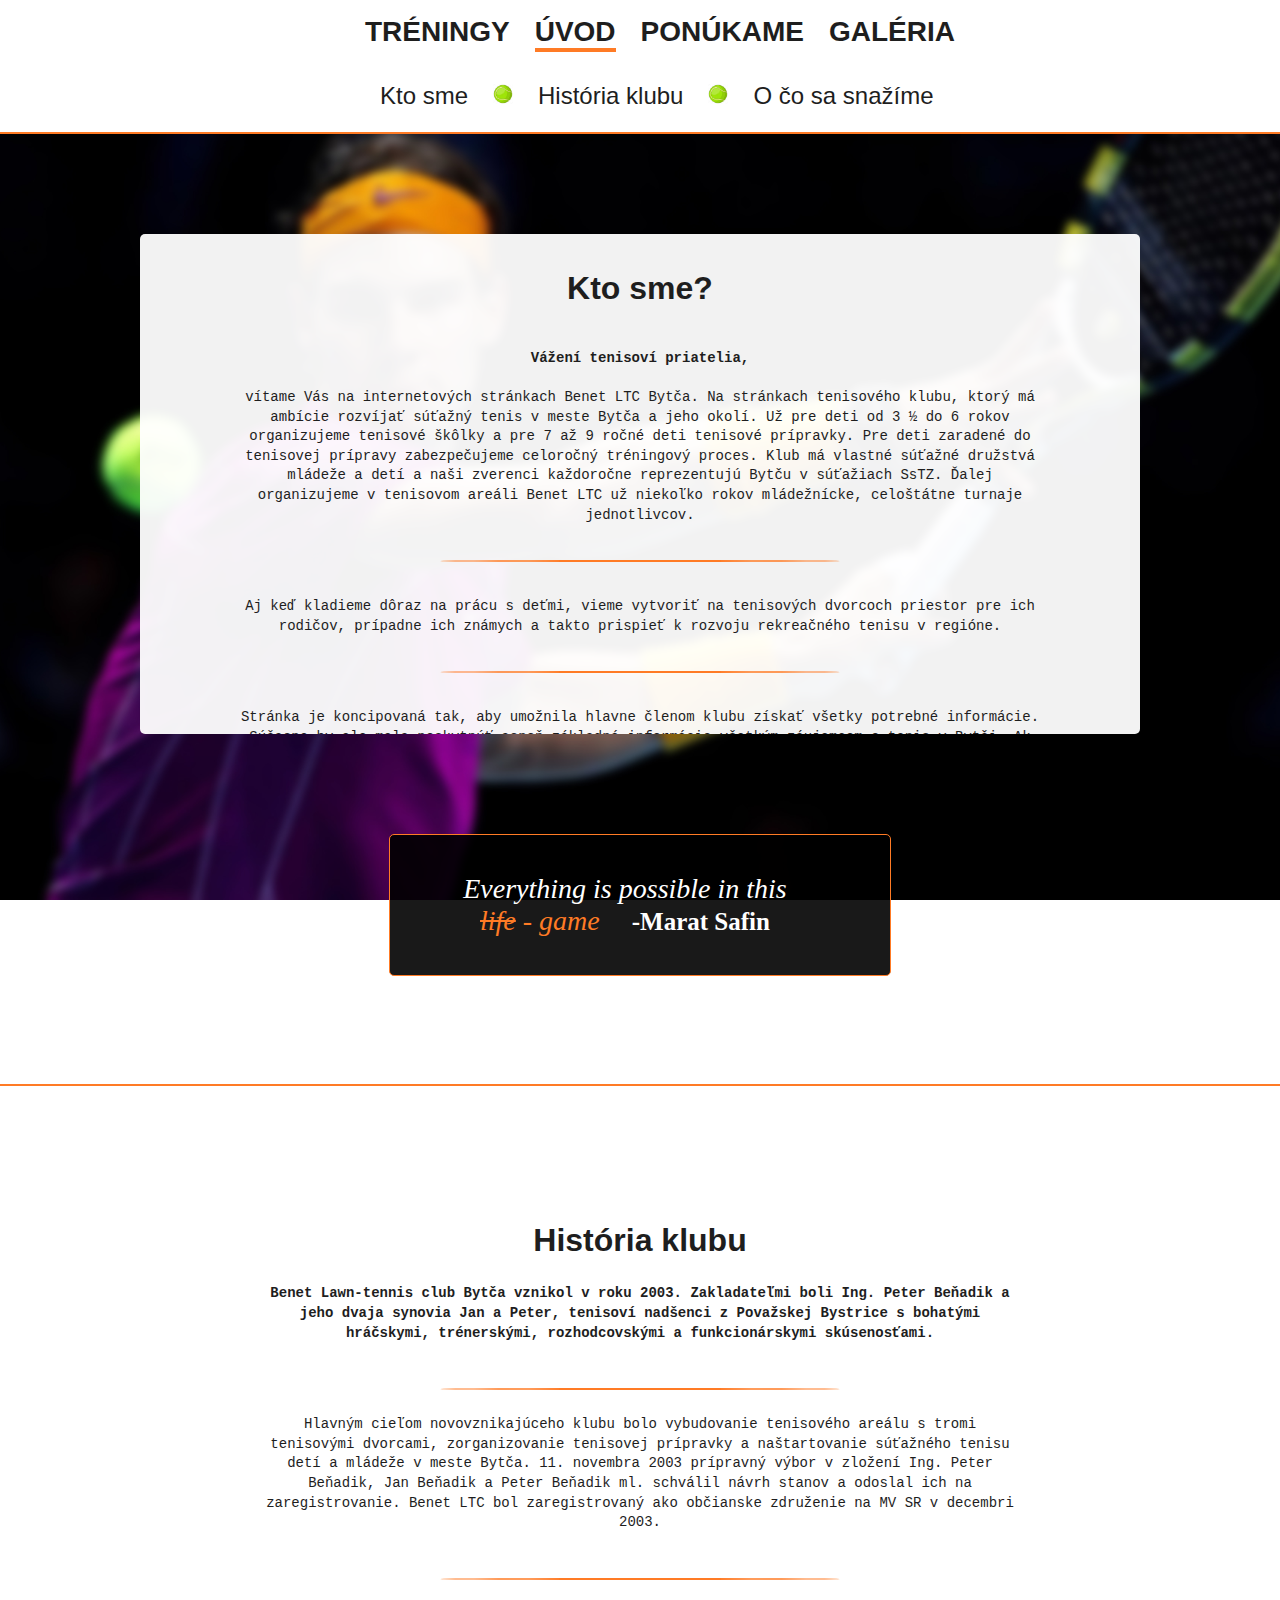
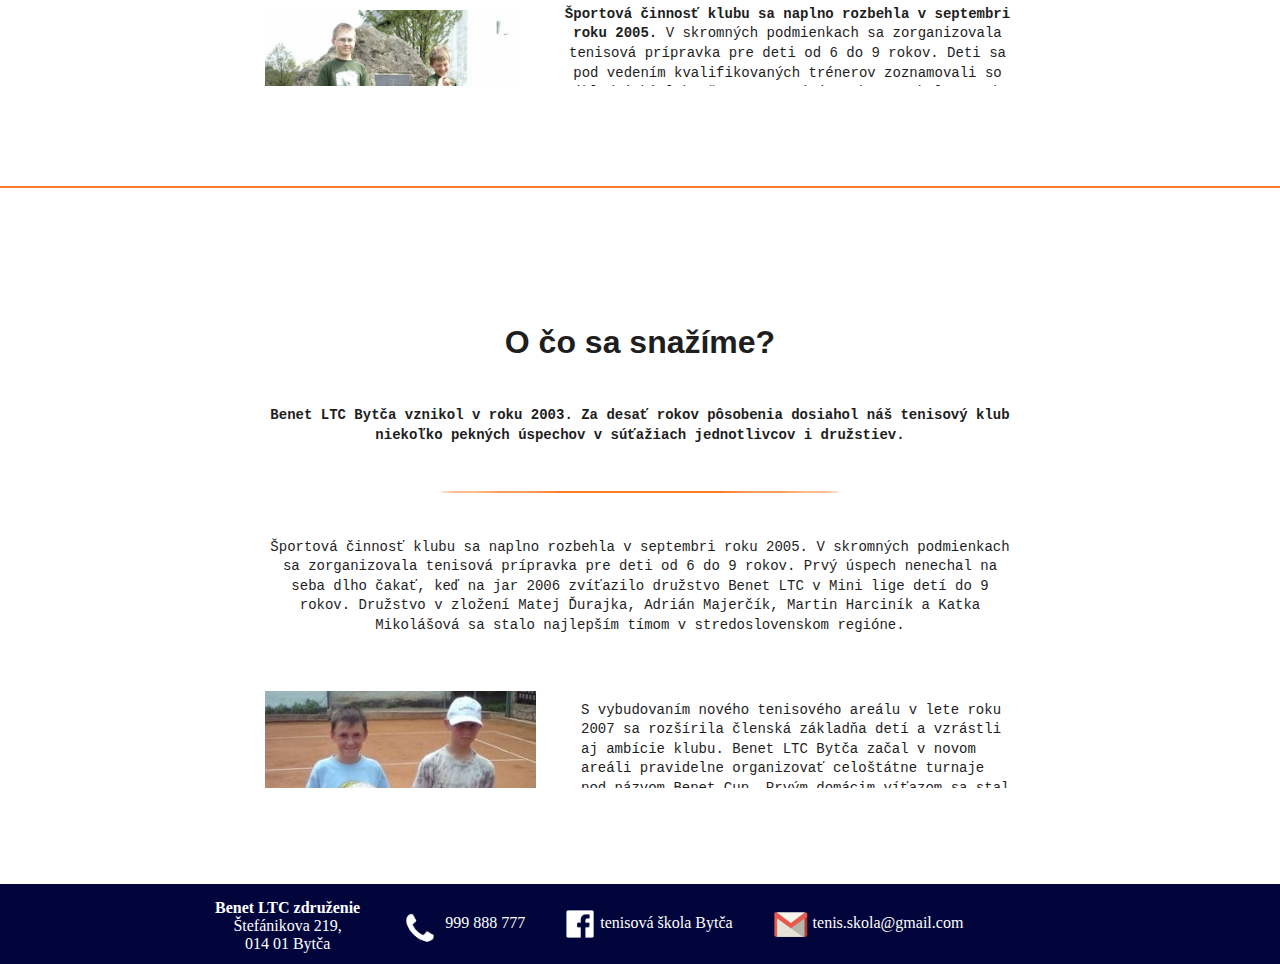
<file: Coding/HTML~CSS/index.html>
<!DOCTYPE html>
<html>
    <head>
        <meta charset="utf-8">
        <title>Tenis Bytča</title>
        <link rel="stylesheet" href="style.css">
        <!-- <link href="https://fonts.googleapis.com/css?family=Montserrat|Raleway|Roboto" rel="stylesheet"> -->
    </head>
    <body>
        <div class="header">
            <ul>
                <li><a href="treningy.html">TRÉNINGY</a></li>
                <li id="on_this_page"><a href="#">ÚVOD</a></li>
                <li><a href="ponukame.html">PONÚKAME</a></li>
                <li><a href="galeria.html">GALÉRIA</a></li>
            </ul><br>
        </div>

        <div class="header1">
            <ul>
                <li><a href="#ktoSme">Kto sme</a></li>
                <li> <img src="img/ball.jpg" width="20px" height="20px"></li>
                <li><a href="#historia">História klubu</a></li>
                <li> <img src="img/ball.jpg" width="20px" height="20px"></li>
                <li><a href="#snazime">O čo sa snažíme</a></li>

            </ul>
        </div>


        <div class="f_img">

            <div class="f_art">
                <div class="text">
                    <h1 id="ktoSme">Kto sme?</h1>
                    <p><b>Vážení tenisoví priatelia,</b><br><br>
                        vítame Vás na internetových stránkach Benet LTC Bytča. Na stránkach tenisového klubu, ktorý má ambície rozvíjať súťažný tenis v meste Bytča a jeho okolí. Už pre deti od  3 ½ do 6 rokov organizujeme tenisové škôlky a pre 7 až 9 ročné deti tenisové prípravky. Pre deti zaradené do tenisovej prípravy zabezpečujeme celoročný tréningový proces. Klub má vlastné súťažné družstvá mládeže a detí a naši zverenci každoročne reprezentujú Bytču v súťažiach SsTZ. Ďalej organizujeme v tenisovom areáli Benet LTC už niekoľko rokov mládežnícke, celoštátne turnaje jednotlivcov.</p><hr><p>Aj keď kladieme dôraz na prácu s deťmi, vieme vytvoriť na tenisových dvorcoch priestor pre ich rodičov, prípadne ich známych a takto prispieť k rozvoju rekreačného tenisu v regióne.</p><hr><p>Stránka je koncipovaná tak, aby umožnila hlavne členom klubu získať všetky potrebné informácie. Súčasne by ale mala poskytnúť aspoň základné informácie všetkým záujemcom o tenis v Bytči. Ak by to tak nebolo, kontaktujte nás prosím.</p>
                        <hr>
                        <br><p><b>Ing. Peter Beňadik</b> <br>predseda klubu a zakladajúci člen Benet LTC</p>

                </div>

            </div>
            <div id="f_quote">
                <p>Everything is possible in this <span class="life"><br> life</span> <span class="game"> - game </span><span class="author">-Marat Safin</span></p>
            </div>

        </div>
        <div class="s_img">
            <div class="s_art">
                <h1 id="historia">História klubu</h1>
                <p id="history" ><b>Benet Lawn-tennis club Bytča vznikol v roku 2003. Zakladateľmi boli Ing. Peter Beňadik a jeho dvaja synovia Jan a Peter, tenisoví nadšenci z Považskej Bystrice s bohatými hráčskymi, trénerskými, rozhodcovskými a funkcionárskymi skúsenosťami. </b></p>
                <hr>
                <p>Hlavným cieľom novovznikajúceho klubu bolo vybudovanie tenisového areálu s tromi tenisovými dvorcami, zorganizovanie tenisovej prípravky a naštartovanie súťažného tenisu detí a mládeže v meste Bytča. 11. novembra 2003 prípravný výbor v zložení Ing. Peter Beňadik, Jan Beňadik a Peter Beňadik ml. schválil návrh stanov a odoslal ich na zaregistrovanie. Benet LTC bol zaregistrovaný ako občianske združenie na MV SR v decembri 2003.</p>
                <hr>
                <img src="img/history.jpg" width="250px" id="history1">

                <p><b>Športová činnosť klubu sa naplno rozbehla v septembri roku 2005.</b> V skromných podmienkach sa zorganizovala tenisová prípravka pre deti od 6 do 9 rokov. Deti sa pod vedením kvalifikovaných trénerov zoznamovali so základmi bieleho športu. Prvý úspech nenechal na seba dlho čakať. Benet LTC na jar 2006 zvíťazil v súťaži družstiev Mini liga do 9 rokov. Družstvo v zložení Matej Ďurajka, Adrián Majerčík, Martin Harciník a Katka Mikolášová sa stalo najlepším tímom v stredoslovenskom regióne (foto 1). Po prvom klubovom úspechu sa organizovala ďalšia tenisová prípravka (jar 2006). V našom klube sme privítali nových členov v detskej kategórii.</p>
                <hr>
                <p>Začiatky tenisového klubu boli veľmi ťažké. Zabezpečovanie tenisovej prípravy, budovanie hráčskej základne a naštartovanie klubového života sa ukázalo veľmi problematické v stávajúcich podmienkach. Benet LTC už od svojho vzniku (v roku 2003) sa pokúšal o vybudovanie tenisového areálu s tromi tenisovými dvorcami. Pre zimnú sezónu bola pripravená nafukovacia hala, ktorou klub disponoval a mala pokryť všetky dvorce. Budúci areál mal slúžiť pre deti a mládež mesta Bytča, pre ich pravidelnú športovú prípravu počas celého roka, pre organizovanie celoštátnych turnajov a súťaží družstiev. Po nesplnených sľuboch kompetentných a neustáleho odsúvania vysporiadania pozemkov sa Benet LTC rozhodol pre riešenie situácie v lete roku 2007 (foto 2).</p>
                <img src="img/history1.jpg" id="history2">

                <p id="history3">Systematická práca s deťmi nenechala na seba dlho čakať a dostavili sa prvé úspechy. Klub reprezentovali na celoštátnej úrovni Marek Ščamba, ktorý v roku 2010 vyhral domáci celoštátny turnaj mladších žiakov, ale aj Dominika Gaňová. V detských kategóriách sme sa zaradili medzi najúspešnejšie tenisové kluby na strednom Slovensku. V sezóne 2010 a 2011 sme získali prvé a tretie miesto na turnaji s názvom Mini Davis Cup a Fed Cup do 7 rokov v Slovenskej Ľupči (reprezentovali nás Miško Čurlej, Ivko Verčík a Tomáško Bologa – foto 3). Jedným z najlepších hráčov na Slovensku sa v ročníku 2004 stal Miško Čurlej. V sezóne 2012 vyhral hráč Benet LTC celoštátny turnaj v Bytči a v nasledujúcej sezóne zvíťazil na dvoch turnajoch v Českej republike za účasti slovenských, českých a poľských tenistov.</p>
            </div>
        </div>

        <div class="t_img">
            <div class="t_art">
                <h1 id="snazime" >O čo sa snažíme?</h1>
                <p><b>Benet LTC Bytča vznikol v roku 2003. Za desať rokov pôsobenia dosiahol náš tenisový klub niekoľko pekných úspechov v súťažiach jednotlivcov i družstiev.</b></p>
                <hr>
                <p>Športová činnosť klubu sa naplno rozbehla v septembri roku 2005. V skromných podmienkach sa zorganizovala tenisová prípravka pre deti od 6 do 9 rokov. Prvý úspech nenechal na seba dlho čakať, keď na jar 2006 zvíťazilo družstvo Benet LTC v Mini lige detí do 9 rokov. Družstvo v zložení Matej Ďurajka, Adrián Majerčík, Martin Harciník a Katka Mikolášová sa stalo najlepším tímom v stredoslovenskom regióne.</p>
                <img src="img/snazime.jpg" id="snazime_img">
                <p id="snazime_art">S vybudovaním nového tenisového areálu v lete roku 2007 sa rozšírila členská základňa detí a vzrástli aj ambície klubu. Benet LTC Bytča začal v novom areáli pravidelne organizovať celoštátne turnaje pod názvom Benet Cup. Prvým domácim víťazom sa stal v roku 2010 Marek Ščamba, ktorý vo finále porazil Denisa Hermana z Čadce 6/1 a 6/0 (foto 1). V úspešnej sezóne sa Marek prebojoval ešte trikrát do finále na celoštátnych turnajoch v Zlatých Moravciach, Bojniciach a opäť v Bytči. V štvorhre vyhral dva turnaje práve v Bytči so Samuelom Hálkom a Pavlom Slabým. Sezónu ukončil na 65. mieste slovenského rebríčka mladších žiakov. Pekné výsledky si pripísala v sezóne 2010 aj Dominika Gaňová, keď sa prebojovala dvakrát do semifinále v Púchove a na domácom turnaji mladších žiačok v Bytči.</p>
                <div class="hryzko">
                  <img src="img/backham_wb.jpg"  class="coach">
                  <div class="hryzko1">
                    <img src="img/backham.jpg" class="coach1">
                  </div>
                </div>
                <p id="article3">Tréner1 skončil dvakrát druhý v ankete US Open ako hráč roka a to v rokoch 1999 a 2001. V roku 2004 bol najdrahším tenistom sveta. S jeho profesionálnou kariérou začal v hviezdnom tíme Manchester United, kde hral v rokoch 1993 až 2003. V lete 2003 prestúpil za približne 35 miliónov eur do španielskeho tímu Real Madrid. Od júla 2007 je hráčom Los Angeles Galaxy. Od 7. januára 2009 do marca toho istého roku bude na hosťovaní v klube AC Miláno.</p>
                <div class="hryzko2">
                  <img src="img/dont_who_wb.jpg"  class="coach2">
                  <div class="hryzko3">
                    <img src="img/dont_who.jpg" class="coach3">
                  </div>
                </div>
                <p id="article4">Trener2 je bývalý slovenský profesionálny tenista. Najvyššie umiestnenie v rebríčku ATP dosiahol 19. septembra 1987 ako 34. hráč sveta. Počas svojej kariéry vyhral 2 turnaje ATP v dvojhre. Ako kvalifikant reprezentoval Česko-Slovensko na letných olympijských hrách v Barcelone 1992, kde vypadol v prvom kole s Izraelčanom Giladom Bloomom.

                Je bývalý kapitán slovenského daviscupového a fedcupového tímu. Medzi rokmi 2006–2017 pôsobil ako tréner srbského tenistu Novaka Đokovića.

                Marián Vajda je brat známeho slovenského herca Jozefa Vajdu.</p>
            </div>
        </div>
        <footer>

            <ul>
                <li><b>Benet LTC združenie</b> <br>Štefánikova 219,<br> 014 01 Bytča</li>
                <li><img src="img/phone.png" width="40px"></li>
                <li>999 888 777</li>
                <li><img src="img/facebook.jpg" width="30px"></li>
                <li>tenisová škola Bytča</li>
                <li><img src="img/mail.jpg" class="gmail" width="35px"></li>
                <li>tenis.skola@gmail.com</li>
            </ul>
        </footer>
    </body>
</html>
</file>
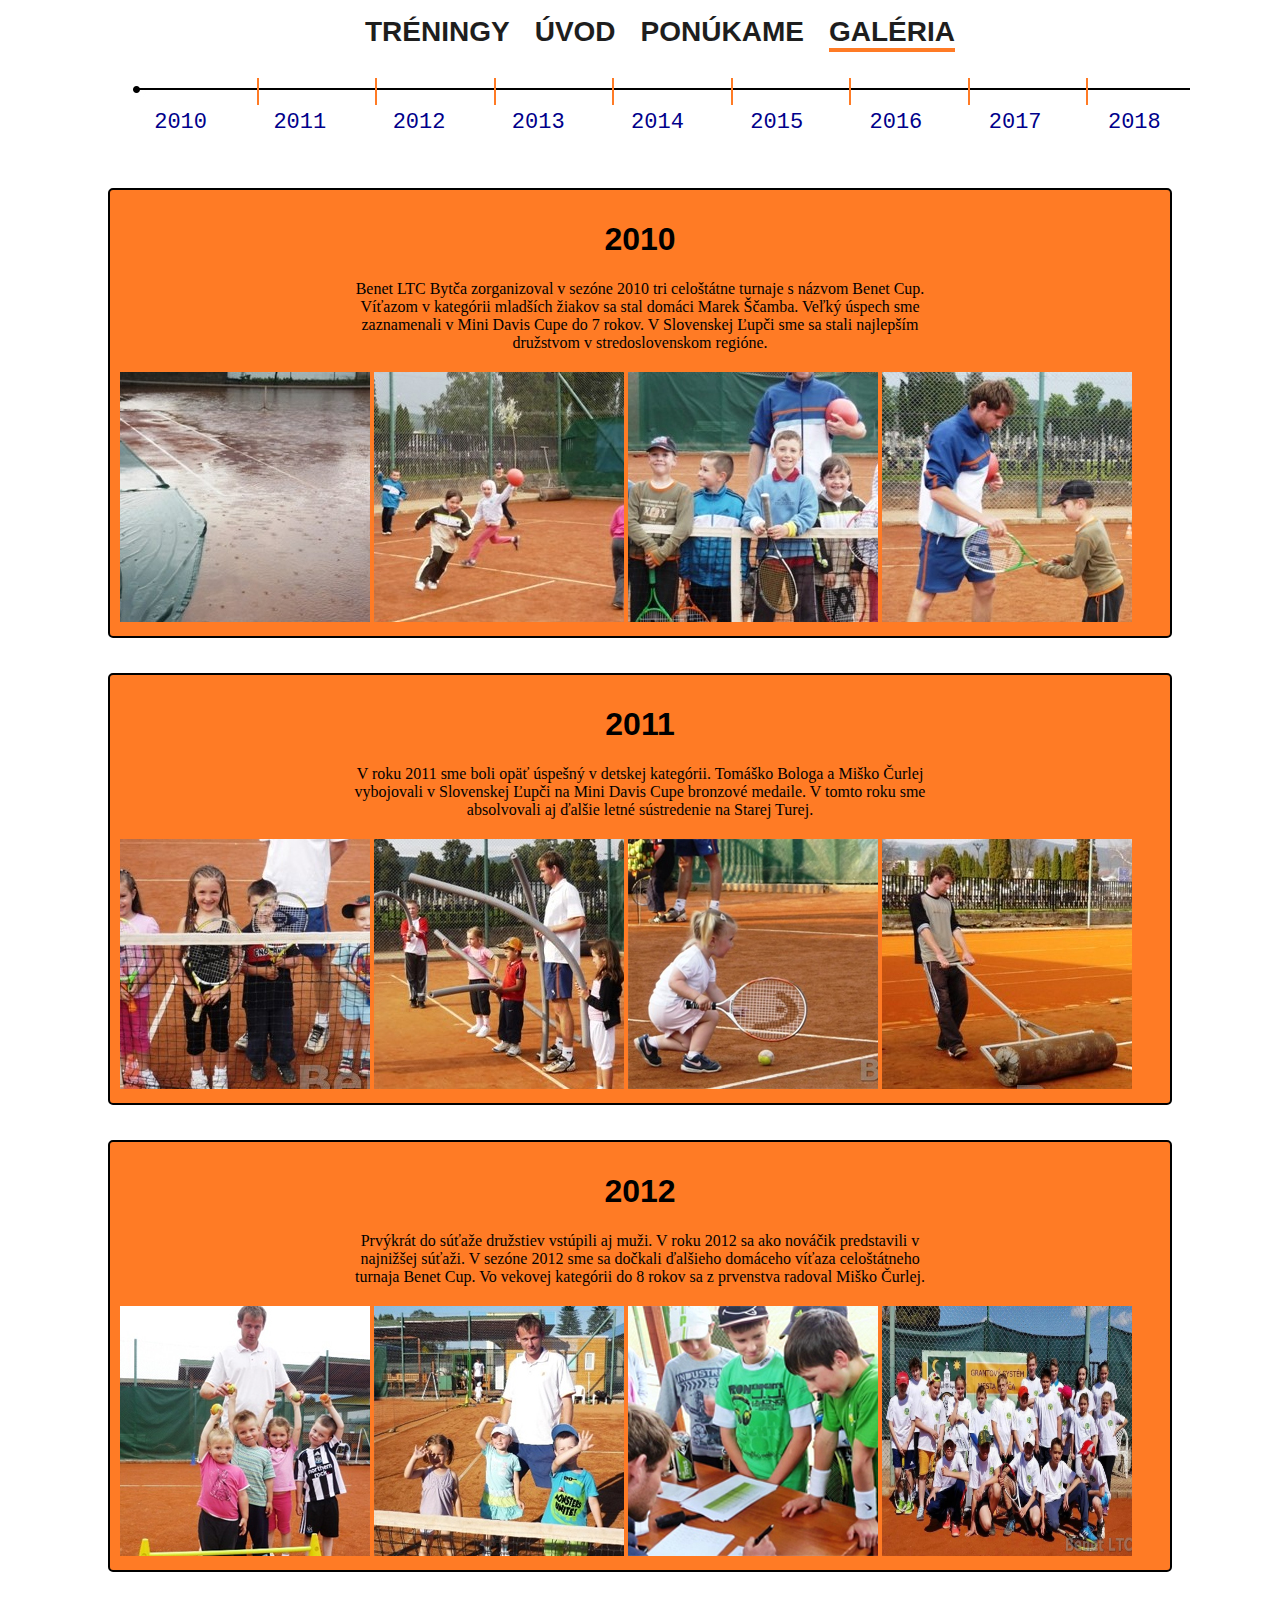
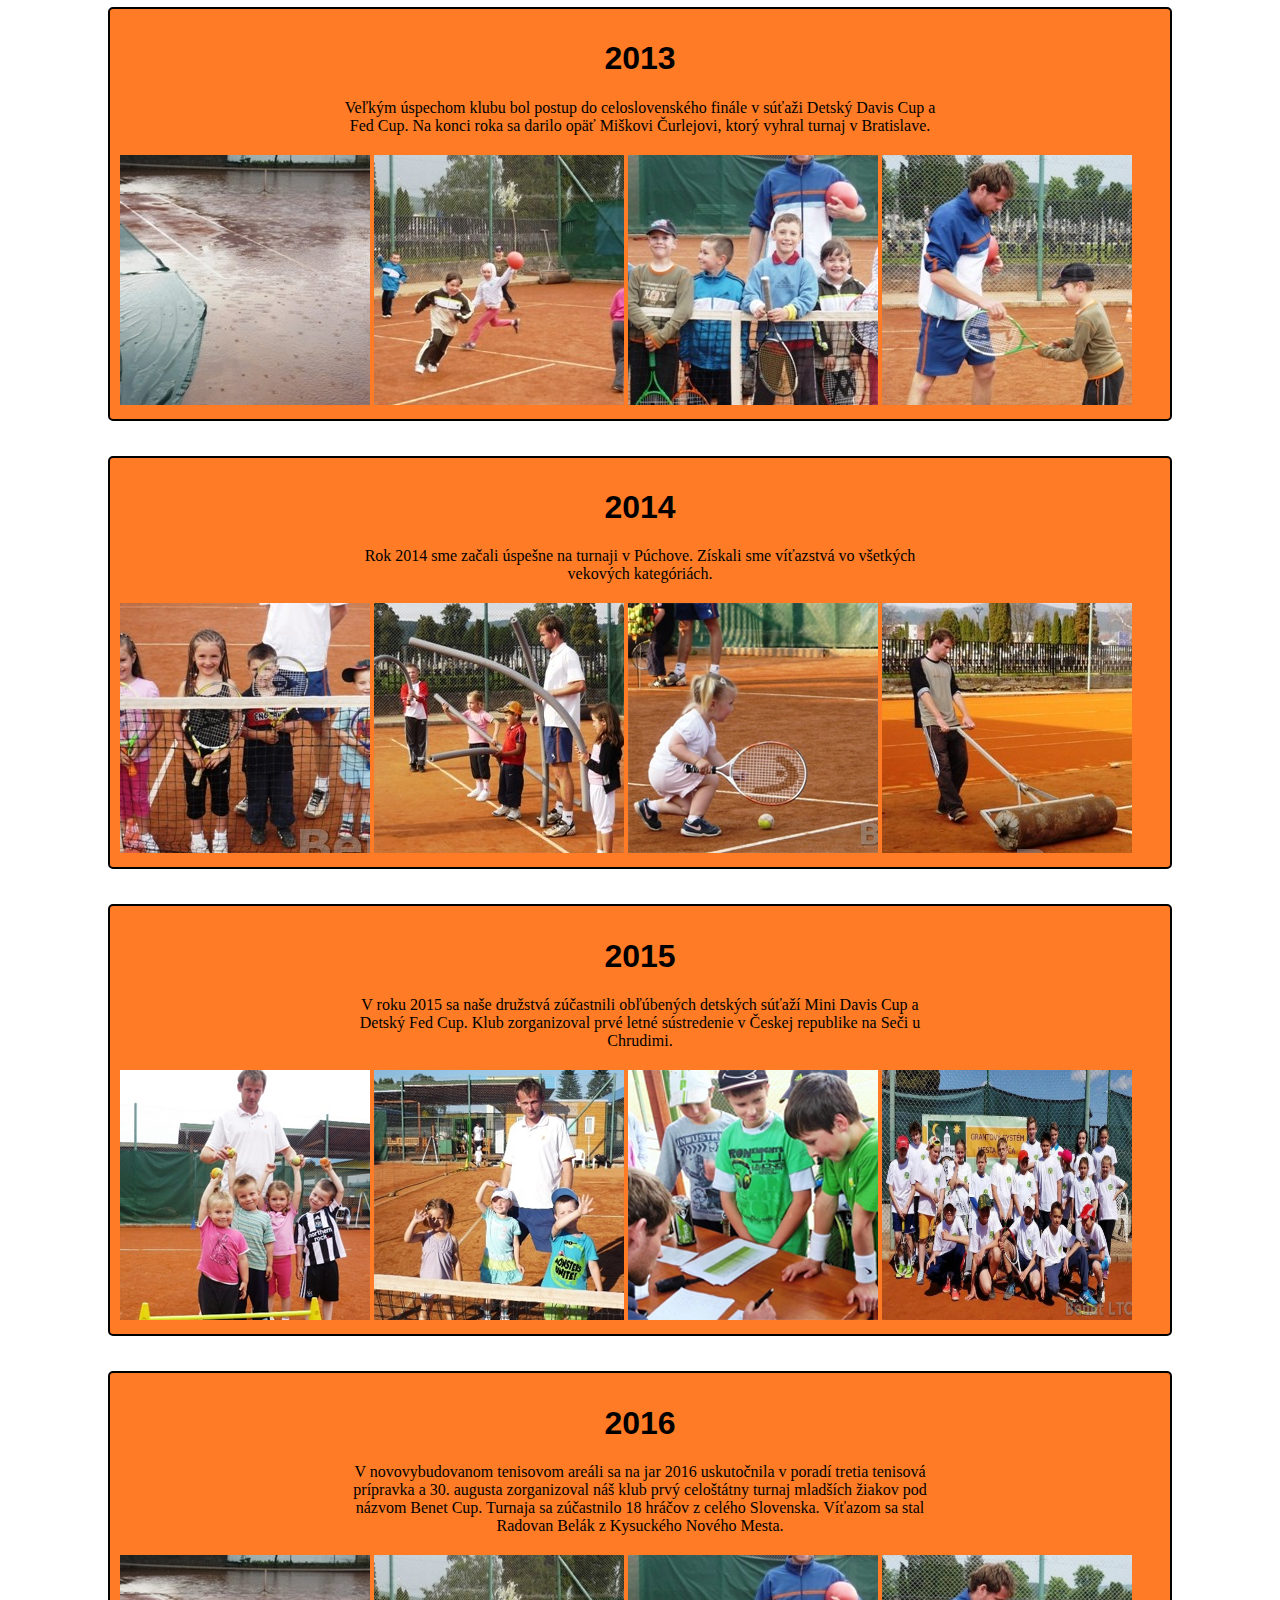
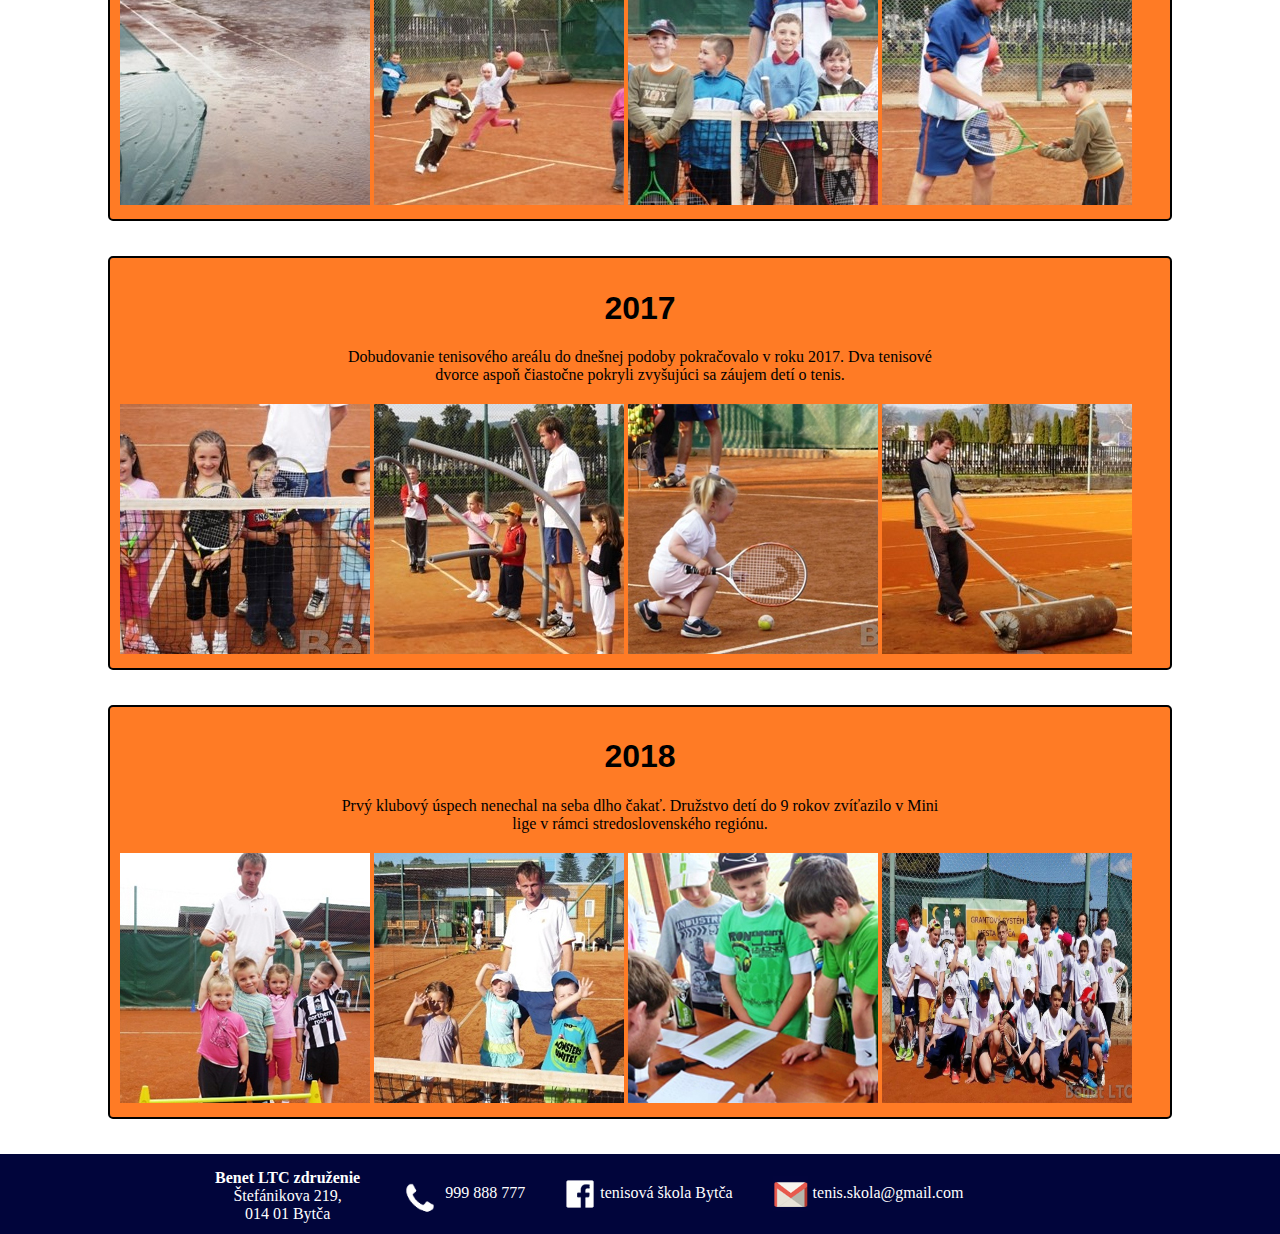
<file: Coding/HTML~CSS/galeria.html>
<!DOCTYPE html>
<html>
<head>
    <meta charset="utf-8">
    <title>Tenis Bytča</title>
    <link rel="stylesheet" href="style.css">
    <!-- <link href="https://fonts.googleapis.com/css?family=Montserrat|Raleway|Roboto" rel="stylesheet"> -->
    <link rel="stylesheet" href="shadowbox/shadowbox.css">
    <script type="text/javascript" src="shadowbox/shadowbox.js"></script>
    <script type="text/javascript">Shadowbox.init();</script>

</head>
<body>
    <div class="header">
        <ul>
            <li><a href="treningy.html">TRÉNINGY</a></li>
            <li><a href="index.html">ÚVOD</a></li>
            <li><a href="ponukame.html">PONÚKAME</a></li>
            <li id="on_this_page"><a href="#">GALÉRIA</a></li>
        </ul><br>
    </div>
    <div class="image"></div>

    <div class="bas">
        <table class="ciary">
            <tr>
                <td></td>
                <td></td>
                <td></td>
                <td></td>
                <td></td>
                <td></td>
                <td></td>
                <td></td>
            </tr>
        </table>
    </div>
    <table class="tabulka">
        <tr>
            <td valign="middle" align="center"><a href="#2010">2010</a></td>
            <td valign="middle" align="center"><a href="#2011">2011</a></td>
            <td valign="middle" align="center"><a href="#2012">2012</a></td>
            <td valign="middle" align="center"><a href="#2013">2013</a></td>
            <td valign="middle" align="center"><a href="#2014">2014</a></td>
            <td valign="middle" align="center"><a href="#2015">2015</a></td>
            <td valign="middle" align="center"><a href="#2016">2016</a></td>
            <td valign="middle" align="center"><a href="#2017">2017</a></td>
            <td valign="middle" align="center"><a href="#2018">2018</a></td>
        </tr>
    </table>
    <div class="main">
     <div id="shadowbox">
      <h1 id="2010">2010</h1>
      <p class="text">Benet LTC Bytča zorganizoval v sezóne 2010 tri celoštátne turnaje s názvom Benet Cup. Víťazom v kategórii mladších žiakov sa stal domáci Marek Ščamba. Veľký úspech sme zaznamenali v Mini Davis Cupe do 7 rokov. V Slovenskej Ľupči sme sa stali najlepším družstvom v stredoslovenskom regióne.</p>
      <a href="shadowbox/picture1.jpg" rel="shadowbox[galeria]"><img src="shadowbox/picture1-nahlad.jpg" class="gal"></a>
        <a href="shadowbox/picture2.jpg" rel="shadowbox[galeria]"><img src="shadowbox/picture2-nahlad.jpg" class="gal"></a>
        <a href="shadowbox/picture3.jpg" rel="shadowbox[galeria]"><img src="shadowbox/picture3-nahlad.jpg" class="gal"></a>
        <a href="shadowbox/picture4.jpg" rel="shadowbox[galeria]"><img src="shadowbox/picture4-nahlad.jpg" class="gal"></a>

     </div>




      <div id="shadowbox">
         <h1 id="2011">2011</h1>
         <p class="text">V roku 2011 sme boli opäť úspešný v detskej kategórii. Tomáško Bologa a Miško Čurlej vybojovali v Slovenskej Ľupči na Mini Davis Cupe bronzové medaile. V tomto roku sme absolvovali aj ďalšie letné sústredenie na Starej Turej.</p>
           <a href="shadowbox/picture5.jpg" rel="shadowbox[galeria0]"><img src="shadowbox/picture5-nahlad.jpg" class="gal"></a>
            <a href="shadowbox/picture6.jpg" rel="shadowbox[galeria0]"><img src="shadowbox/picture6-nahlad.jpg" class="gal"></a>
            <a href="shadowbox/picture7.jpg" rel="shadowbox[galeria0]"><img src="shadowbox/picture7-nahlad.jpg" class="gal"></a>
            <a href="shadowbox/picture9.jpg" rel="shadowbox[galeria0]"><img src="shadowbox/picture9-nahlad.jpg" class="gal"></a>
      </div>




      <div id="shadowbox">
         <h1 id="2012">2012</h1>
         <p class="text">Prvýkrát do súťaže družstiev vstúpili aj muži. V roku 2012 sa ako nováčik predstavili v najnižšej súťaži. V sezóne 2012 sme sa dočkali ďalšieho domáceho víťaza celoštátneho turnaja Benet Cup. Vo vekovej kategórii do 8 rokov sa z prvenstva radoval Miško Čurlej.</p>

        <a href="shadowbox/picture10.jpg" rel="shadowbox[galeria1]"><img src="shadowbox/picture10-nahlad.jpg" class="gal"></a>
         <a href="shadowbox/picture11.jpg" rel="shadowbox[galeria1]"><img src="shadowbox/picture11-nahlad.jpg" class="gal"></a>
         <a href="shadowbox/picture12.jpg" rel="shadowbox[galeria1]"><img src="shadowbox/picture12-nahlad.jpg" class="gal"></a>
         <a href="shadowbox/picture13.jpg" rel="shadowbox[galeria1]"><img src="shadowbox/picture13-nahlad.jpg" class="gal" width="250px" height="250px"></a>
      </div>


      <div id="shadowbox">
         <h1 id="2013">2013</h1>
         <p class="text">Veľkým úspechom klubu bol postup do celoslovenského finále v súťaži Detský Davis Cup a Fed Cup. Na konci roka sa darilo opäť Miškovi Čurlejovi, ktorý vyhral turnaj v Bratislave.</p>
        <a href="shadowbox/picture1.jpg" rel="shadowbox[galeria2]"><img src="shadowbox/picture1-nahlad.jpg"></a>
         <a href="shadowbox/picture2.jpg" rel="shadowbox[galeria2]"><img src="shadowbox/picture2-nahlad.jpg"></a>
         <a href="shadowbox/picture3.jpg" rel="shadowbox[galeria2]"><img src="shadowbox/picture3-nahlad.jpg"></a>
         <a href="shadowbox/picture4.jpg" rel="shadowbox[galeria2]"><img src="shadowbox/picture4-nahlad.jpg"></a>
      </div>



      <div id="shadowbox">
         <h1  id="2014">2014</h1>
         <p class="text">Rok 2014 sme začali úspešne na turnaji v Púchove. Získali sme víťazstvá vo všetkých vekových kategóriách.</p>
        <a href="shadowbox/picture5.jpg" rel="shadowbox[galeria3]"><img src="shadowbox/picture5-nahlad.jpg"></a>
         <a href="shadowbox/picture6.jpg" rel="shadowbox[galeria3]"><img src="shadowbox/picture6-nahlad.jpg"></a>
         <a href="shadowbox/picture7.jpg" rel="shadowbox[galeria3]"><img src="shadowbox/picture7-nahlad.jpg"></a>
         <a href="shadowbox/picture9.jpg" rel="shadowbox[galeria3]"><img src="shadowbox/picture9-nahlad.jpg"></a>
      </div>



      <div id="shadowbox">
         <h1 id="2015">2015</h1>
         <p class="text">V roku 2015 sa naše družstvá zúčastnili obľúbených detských súťaží Mini Davis Cup a Detský Fed Cup. Klub zorganizoval prvé letné sústredenie v Českej republike na Seči u Chrudimi.</p>
        <a href="shadowbox/picture10.jpg" rel="shadowbox[galeria4]"><img src="shadowbox/picture10-nahlad.jpg"></a>
         <a href="shadowbox/picture11.jpg" rel="shadowbox[galeria4]"><img src="shadowbox/picture11-nahlad.jpg"></a>
         <a href="shadowbox/picture12.jpg" rel="shadowbox[galeria4]"><img src="shadowbox/picture12-nahlad.jpg"></a>
         <a href="shadowbox/picture13.jpg" rel="shadowbox[galeria4]"><img src="shadowbox/picture13-nahlad.jpg" width="250px" height="250px"></a>
      </div>



      <div id="shadowbox">
         <h1  id="2016">2016</h1>
         <p class="text">V novovybudovanom tenisovom areáli sa na jar 2016 uskutočnila v poradí tretia tenisová prípravka a 30. augusta zorganizoval náš klub prvý celoštátny turnaj mladších žiakov pod názvom Benet Cup. Turnaja sa zúčastnilo 18 hráčov z celého Slovenska. Víťazom sa stal Radovan Belák z Kysuckého Nového Mesta.</p>
        <a href="shadowbox/picture1.jpg" rel="shadowbox[galeria5]"><img src="shadowbox/picture1-nahlad.jpg"></a>
         <a href="shadowbox/picture2.jpg" rel="shadowbox[galeria5]"><img src="shadowbox/picture2-nahlad.jpg"></a>
         <a href="shadowbox/picture3.jpg" rel="shadowbox[galeria5]"><img src="shadowbox/picture3-nahlad.jpg"></a>
         <a href="shadowbox/picture4.jpg" rel="shadowbox[galeria5]"><img src="shadowbox/picture4-nahlad.jpg"></a>
      </div>



       <div id="shadowbox">
          <h1  id="2017">2017</h1>
          <p class="text">Dobudovanie tenisového areálu do dnešnej podoby pokračovalo v roku 2017. Dva tenisové dvorce aspoň čiastočne pokryli zvyšujúci sa záujem detí o tenis.</p>

         <a href="shadowbox/picture5.jpg" rel="shadowbox[galeria6]"><img src="shadowbox/picture5-nahlad.jpg"></a>
          <a href="shadowbox/picture6.jpg" rel="shadowbox[galeria6]"><img src="shadowbox/picture6-nahlad.jpg"></a>
          <a href="shadowbox/picture7.jpg" rel="shadowbox[galeria6]"><img src="shadowbox/picture7-nahlad.jpg"></a>
          <a href="shadowbox/picture9.jpg" rel="shadowbox[galeria6]"><img src="shadowbox/picture9-nahlad.jpg"></a>
       </div>




       <div id="shadowbox">
          <h1 id="2018">2018</h1>
          <p class="text">Prvý klubový úspech nenechal na seba dlho čakať. Družstvo detí do 9 rokov zvíťazilo v Mini lige v rámci stredoslovenského regiónu.</p>
         <a href="shadowbox/picture10.jpg" rel="shadowbox[galeria7]"><img src="shadowbox/picture10-nahlad.jpg"></a>
          <a href="shadowbox/picture11.jpg" rel="shadowbox[galeria7]"><img src="shadowbox/picture11-nahlad.jpg"></a>
          <a href="shadowbox/picture12.jpg" rel="shadowbox[galeria7]"><img src="shadowbox/picture12-nahlad.jpg"></a>
          <a href="shadowbox/picture13.jpg" rel="shadowbox[galeria7]"><img src="shadowbox/picture13-nahlad.jpg" width="250px" height="250px"></a>
       </div>
      </div>
    <footer>

        <ul>
            <li><b>Benet LTC združenie</b> <br>Štefánikova 219,<br> 014 01 Bytča</li>
            <li><img src="img/phone.png" width="40px"></li>
            <li>999 888 777</li>
            <li><img src="img/facebook.jpg" width="30px"></li>
            <li>tenisová škola Bytča</li>
            <li><img src="img/mail.jpg" width="35px" class="gmail"></li>
            <li>tenis.skola@gmail.com</li>
        </ul>
    </footer>
<!--  Updated-->

</body>
</html>
</file>
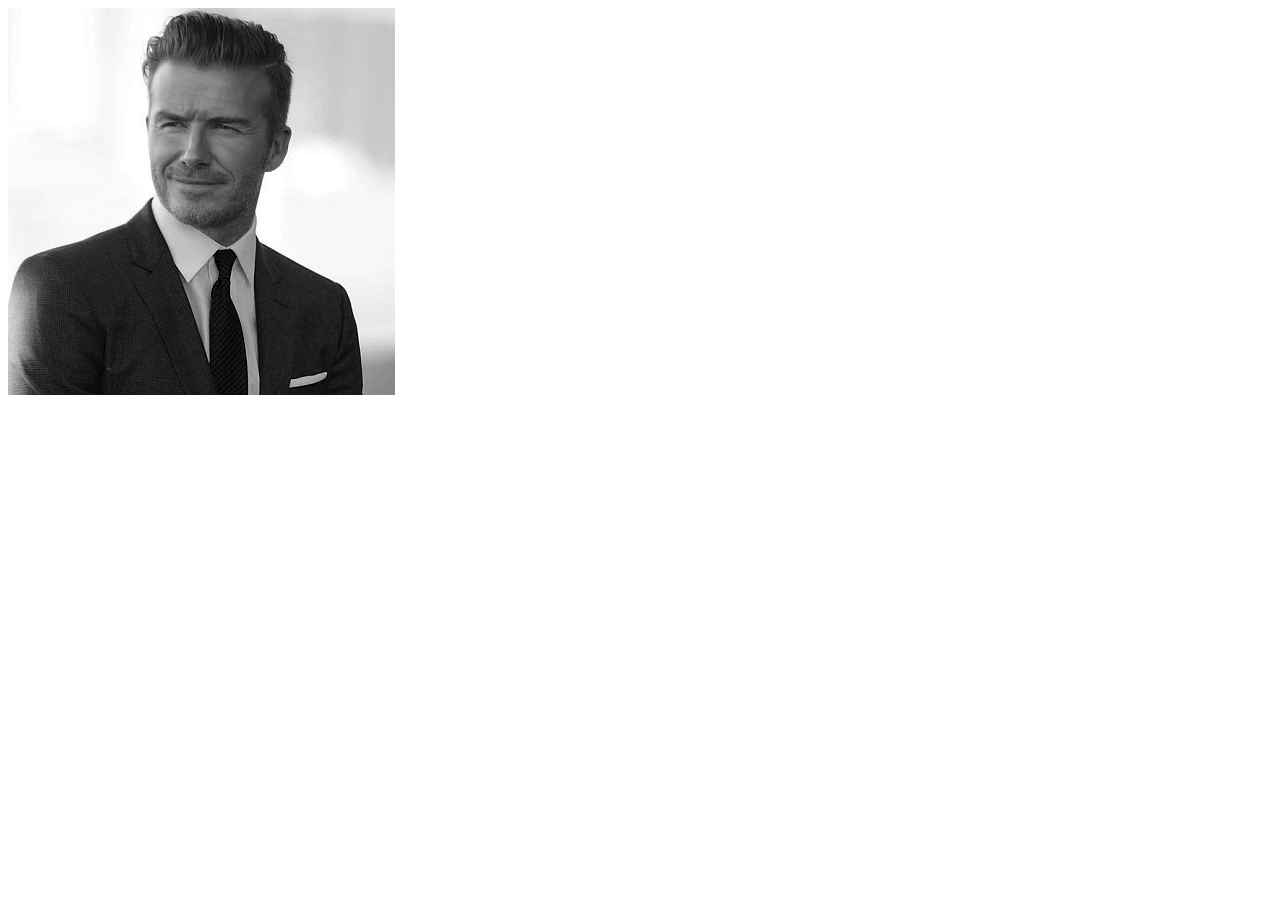
<file: Coding/HTML~CSS/overlay.html>
<!DOCTYPE html>
<html>
<head>
<meta name="viewport" content="width=device-width, initial-scale=1">
<style>
.kondomik {
  position: relative;
  width: 20%;
}


.kondomik1 {
  position: absolute;
  top: 0;
  bottom: 0;
  left: 0;
  right: 0;
  height: 100%;
  width: 100%;
  opacity: 0;
  transition: .5s ease;
}

.kondomik:hover .kondomik1 {
  opacity: 1;
}


</style>
</head>
<body>


<div class="kondomik">
  <img src="img/backham_wb.jpg" alt="Avatar">
  <div class="kondomik1">
    <div class="image1"><img src="img/backham.jpg"></div>
  </div>
</div>

</body>
</html>
</file>
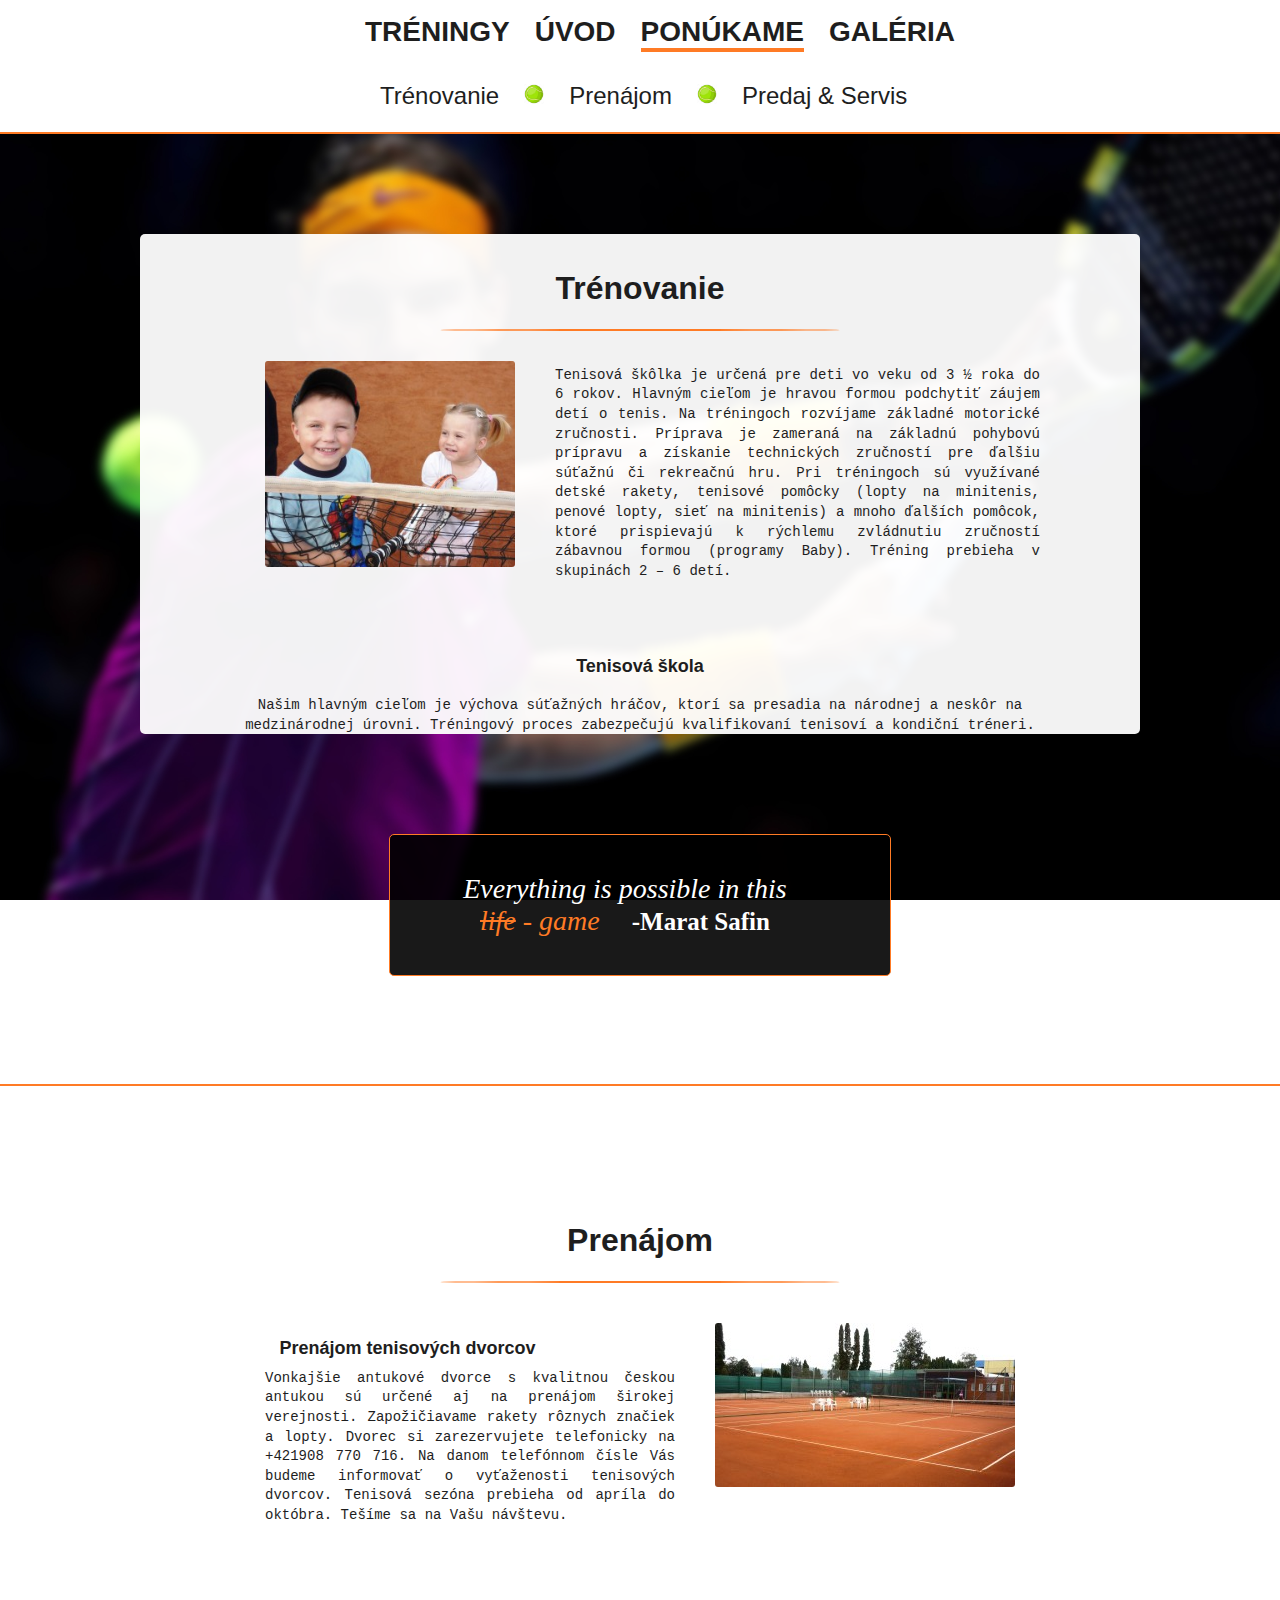
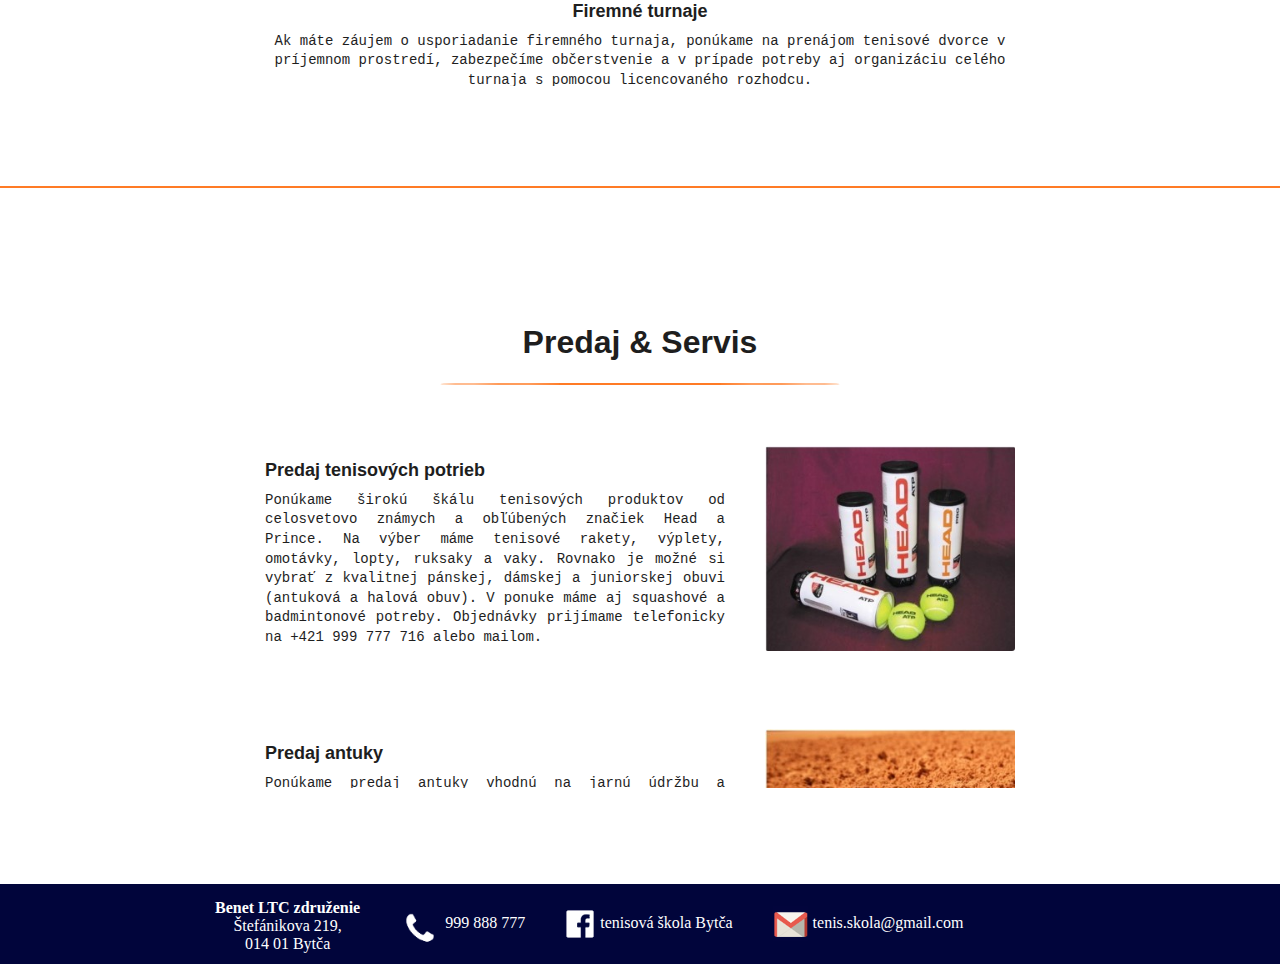
<file: Coding/HTML~CSS/ponukame.html>
<!DOCTYPE html>
<html>
    <head>
        <meta charset="utf-8">
        <title>Tenis Bytča</title>
        <link rel="stylesheet" href="style.css">
        <!-- <link href="https://fonts.googleapis.com/css?family=Montserrat|Raleway|Roboto" rel="stylesheet"> -->

    </head>
    <body>
        <div class="header">
            <ul>
                <li><a href="treningy.html">TRÉNINGY</a></li>
                <li><a href="index.html">ÚVOD</a></li>
                <li id="on_this_page"><a href="#">PONÚKAME</a></li>
                <li><a href="galeria.html">GALÉRIA</a></li>
            </ul><br>
        </div>

        <div class="header1">
            <ul>
                <li><a href="#trenovanie">Trénovanie</a></li>
                <li> <img src="img/ball.jpg" width="20px" height="20px"></li>
                <li><a href="#prenajom">Prenájom</a></li>
                <li> <img src="img/ball.jpg" width="20px" height="20px"></li>
                <li><a href="#predaj">Predaj & Servis</a></li>

            </ul>
        </div>


        <div class="f_img">

            <div class="f_art">
                <div class="text">
                    <h1 id="trenovanie">Trénovanie</h1>
                    <hr>
                    <img src="img/trenovanie.jpg" width="250px" class="trenovanie">
                    <p class="article">Tenisová škôlka je určená pre deti vo veku od 3 ½ roka do 6 rokov. Hlavným cieľom je hravou formou podchytiť záujem detí o tenis. Na tréningoch rozvíjame základné motorické zručnosti. Príprava je zameraná na základnú pohybovú prípravu a získanie technických zručností pre ďalšiu súťažnú či rekreačnú hru. Pri tréningoch sú využívané detské rakety, tenisové pomôcky (lopty na minitenis, penové lopty, sieť na minitenis) a mnoho ďalších pomôcok, ktoré prispievajú k rýchlemu zvládnutiu zručností zábavnou formou (programy Baby). Tréning prebieha v skupinách 2 – 6 detí.</p>
                    <h2 class="head">Tenisová škola</h2>
                    <p>Našim hlavným cieľom je výchova súťažných hráčov, ktorí sa presadia na národnej a neskôr na medzinárodnej úrovni. Tréningový proces zabezpečujú kvalifikovaní tenisoví a kondiční tréneri. Vychovať úspešného tenistu je dlhodobý proces, ktorý začína už od ranného detstva. Na tenisovú škôlku pre deti od 7 rokov nadväzujú programy Light. Do tréningového procesu sa zaraďuje pohybová a kondičná príprava. Pre staršie deti (od 8 rokov), ktoré chcú zlepšovať svoje tenisové, kondičné a koordinačné schopnosti a majú ambíciu stať sa súťažným hráčom máme pripravené programy Medium. Pre športovo nadané a talentované deti ponúkame programy Profi (pre súťažných hráčov). Ide o kombináciu tenisových tréningov s pohybovou prípravou. Tréningy prebiehajú skupinovou formou, ale po dohode s trénermi vieme ponúknuť aj individuálne tréningy.</p>
                    <p>V rámci tréningových programov sú zabezpečené aj tréningové pomôcky, lopty a pre najmenších aj tenisové rakety.</p>
                </div>

            </div>
            <div id="f_quote">
                <p>Everything is possible in this <span class="life"><br> life</span> <span class="game"> - game </span><span class="author">-Marat Safin</span></p>
            </div>

        </div>
        <div class="s_img">
            <div class="s_art">
                <h1 id="prenajom">Prenájom</h1>
                <hr>
                <img src="img/prenajom.jpg" class="prenajom_img">
                <h2 class="head">Prenájom tenisových dvorcov</h2>
                <p class="article">Vonkajšie antukové dvorce s kvalitnou českou antukou sú určené aj na prenájom širokej verejnosti. Zapožičiavame rakety rôznych značiek a lopty. Dvorec si zarezervujete telefonicky na +421908 770 716. Na danom telefónnom čísle Vás budeme informovať o vyťaženosti tenisových dvorcov. Tenisová sezóna prebieha od apríla do októbra. Tešíme sa na Vašu návštevu.</p>
                <h2 class="head">Firemné turnaje</h2>
                <p>Ak máte záujem o usporiadanie firemného turnaja, ponúkame na prenájom tenisové dvorce v príjemnom prostredí, zabezpečíme občerstvenie a v prípade potreby aj organizáciu celého turnaja s pomocou licencovaného rozhodcu.</p>
                <img src="img/prenajom1.jpg" class="prenajom_img1">
                <h2 class="head1">Prenájom reklamných plôch</h2>
                <p class="article">V tenisovom areáli ponúkame priestor na zviditeľnenie vašej firmy prostredníctvom reklamného bannera. Zabezpečíme grafický návrh, výrobu a osadenie reklamného bannera. Vaša firma sa tak dostane do povedomia členov a návštevníkov tenisového klubu Benet LTC. V areáli tenisového klubu sa organizujú klubové a celoštátne turnaje a mnoho akcií. Reklamnú plochu si môžete prenajať už na obdobie pol roka.</p>
            </div>
        </div>

        <div class="t_img">
            <div class="t_art">
                <h1 id="predaj">Predaj & Servis</h1>
                <hr>
                <h2 class="head2">Predaj tenisových potrieb</h2>
                <img src="img/predaj.jpg" class="predaj_img" width="250px">
                <p class="article">Ponúkame širokú škálu tenisových produktov od celosvetovo známych a obľúbených značiek Head a Prince. Na výber máme tenisové rakety, výplety, omotávky, lopty, ruksaky a vaky. Rovnako je možné si vybrať z kvalitnej pánskej, dámskej a juniorskej obuvi (antuková a halová obuv). V ponuke máme aj squashové a badmintonové potreby. Objednávky prijímame telefonicky na +421 999 777 716 alebo mailom.</p>
                <h2 class="head2">Predaj antuky</h2>
                <img src="img/predaj1.jpg" width="250px" class="predaj_img">
                <p class="article">Ponúkame predaj antuky vhodnú na jarnú údržbu a výstavbu nových tenisových dvorcov. Začali sme pre vlastnú potrebu a neskôr pre priateľov dovážať antuku z Čiech. Po veľmi dobrých skúsenostiach s antukou firmy CIVAS, s.r.o. z Kostelce nad Orlicí, sme sa rozhodli ponúknuť tento kvalitný a overený výrobok aj ďalším tenisovým klubom a prevádzkovateľom antukových dvorcov na Slovensku.</p>
                <h2 class="head2">Vypletanie a servis rakiet</h2>
                <p class="article">Ponúkame kompletný servis tenisových a squashových rakiet. Vypletáme na profesionálnom elektronickom vypletacom stroji značky Pro´s Pro V 888. Vypletací stroj má množstvo technických výhod. Ide o konštantý elektronický systém s digitálnym LED displejom a dotykovými tlačidlami. Dve rozličné doťahovacie rýchlosti, obzvlášť užitočné pri veľmi mäkkých a tenkých výpletoch. Predvoliteľné typy výpletov: tri druhy (standard, kevlar, polyester), pri ktorých stroj vždy prednastaví optimálny ťah pre každý výplet. Umožňuje presné napínacie hodnoty od 5 do 40 kg.</p>
                <hr>
                <p class="article">Používame prvotriedne nemecké výplety a omotávky. Ponúkame aj zrýchlené vypletenie rakiet do 24 hodín.</p>
                <img src="img/servis.jpg" >
            </div>
        </div>
        <footer>

            <ul>
                <li><b>Benet LTC združenie</b> <br>Štefánikova 219,<br> 014 01 Bytča</li>
                <li><img src="img/phone.png" width="40px"></li>
                <li>999 888 777</li>
                <li><img src="img/facebook.jpg" width="30px"></li>
                <li>tenisová škola Bytča</li>
                <li><img src="img/mail.jpg" width="35px" class="gmail"></li>
                <li>tenis.skola@gmail.com</li>
            </ul>
        </footer>
    <!--  Updated-->

    </body>
</html>
</file>
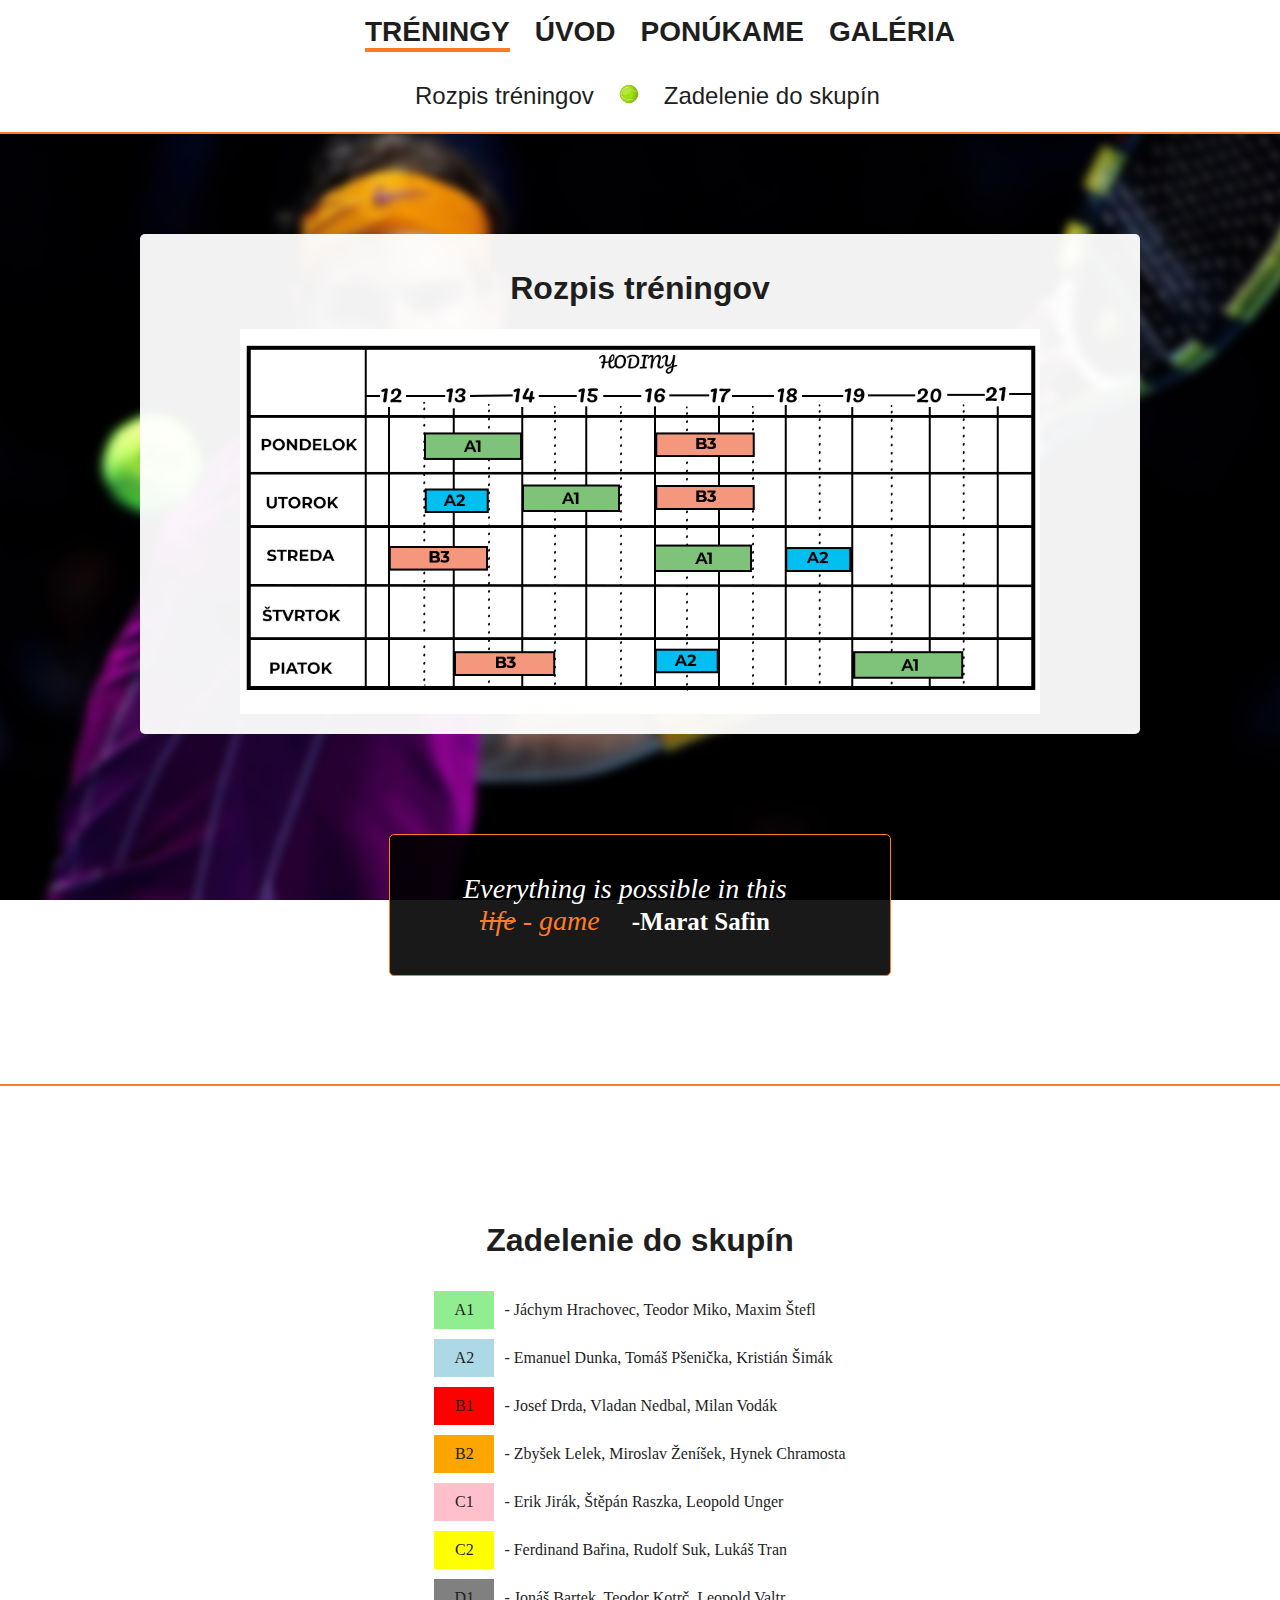
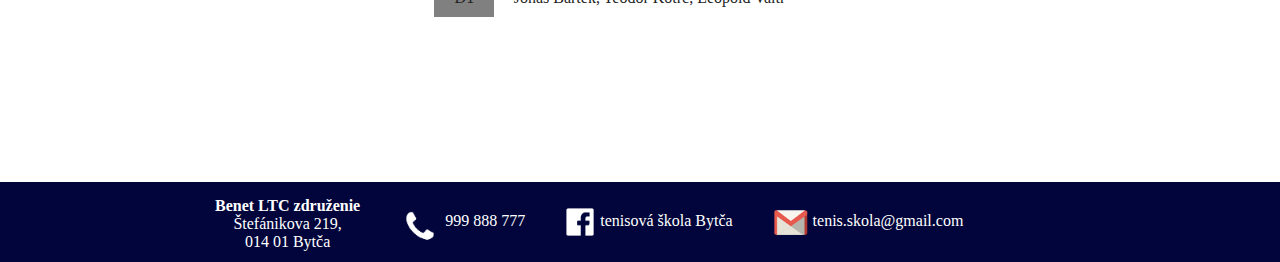
<file: Coding/HTML~CSS/treningy.html>
<!DOCTYPE html>
<html>
    <head>
        <meta charset="utf-8">
        <title>Tenis Bytča</title>
        <link rel="stylesheet" href="style.css">
        <!-- <link href="https://fonts.googleapis.com/css?family=Montserrat|Raleway|Roboto" rel="stylesheet"> -->
    </head>
    <body>
        <div class="header">
            <ul>
                <li id="on_this_page"><a href="#">TRÉNINGY</a></li>
                <li><a href="index.html">ÚVOD</a></li>
                <li><a href="ponukame.html">PONÚKAME</a></li>
                <li><a href="galeria.html">GALÉRIA</a></li>
            </ul><br>
        </div>

        <div class="header2">
            <ul>
                <li><a href="#rozpis">Rozpis tréningov</a></li>
                <li> <img src="img/ball.jpg" width="20px" height="20px"></li>
                <li><a href="#historia">Zadelenie do skupín</a></li>
            </ul>
        </div>


        <div class="f_img">

            <div class="f_art">
                    <h1 id="rozpis">Rozpis tréningov</h1>
                     <img src="img/tabulka.jpg" width="800px" alt="tabuľka s rozpisom tréningov podľa hodín">
            </div>
            <div id="f_quote">
                <p>Everything is possible in this <span class="life"><br> life</span> <span class="game"> - game </span><span class="author">-Marat Safin</span></p>
            </div>

        </div>
        <div class="s_img1">
            <div class="s_art">
                <h1 id="historia">Zadelenie do skupín</h1>
                <table  id="rozdelenie">
                  <tr>
                     <td width="60px" bgcolor="lightgreen">A1</td>
                     <td> - Jáchym Hrachovec, Teodor Miko, Maxim Štefl</td>
                  </tr>
                  <tr>
                     <td bgcolor="lightblue">A2</td>
                     <td> - Emanuel Dunka, Tomáš Pšenička, Kristián Šimák</td>
                  </tr>
                  <tr>
                     <td bgcolor="red">B1</td>
                     <td> - Josef Drda, Vladan Nedbal, Milan Vodák</td>
                  </tr>
                  <tr>
                     <td bgcolor="orange">B2</td>
                     <td> - Zbyšek Lelek, Miroslav Ženíšek, Hynek Chramosta</td>
                  </tr>
                  <tr>
                     <td bgcolor="pink">C1</td>
                     <td> - Erik Jirák, Štěpán Raszka, Leopold Unger</td>
                  </tr>
                  <tr>
                     <td bgcolor="yellow">C2</td>
                     <td> - Ferdinand Bařina, Rudolf Suk, Lukáš Tran</td>
                  </tr>
                  <tr>
                     <td bgcolor="grey">D1</td>
                     <td> - Jonáš Bartek, Teodor Kotrč, Leopold Valtr</td>
                  </tr>
                </table>
            </div>
        </div>


        <footer>

            <ul>
                <li><b>Benet LTC združenie</b> <br>Štefánikova 219,<br> 014 01 Bytča</li>
                <li><img src="img/phone.png" width="40px"></li>
                <li>999 888 777</li>
                <li><img src="img/facebook.jpg" width="30px"></li>
                <li>tenisová škola Bytča</li>
                <li><img src="img/mail.jpg" class="gmail" width="35px"></li>
                <li>tenis.skola@gmail.com</li>
            </ul>
        </footer>


    </body>
</html>
</file>
<file: Coding/HTML~CSS/style.css>
/* INDEX STYLE */
/* //////////////////////////////////////////////////////////////////////////////////////////////////////////////////////////////////////////////////////////////////////////////////////////////////////////////////////////////////////////////////////////////////////////
*/


html, body {
    margin: 0;

}

h1 {
    font-family: sans-serif;
    text-align: center;
}
.header {
    text-align: center;
    min-height: 50px;
    margin-left: 300px;
    margin-right: 300px;
}

.header li {
    list-style-type: none;
    float: left;
    margin-left: 25px;
    font-family: "Montserrat", sans-serif;
    font-weight: bold;
    font-size: 28px;

}



.header li a:hover {
    border-bottom: 4px solid #ff7b25;
}

.header1, .header2 {
    text-align: center;
    min-height: 50px;
}



.header1,  {
   margin-left: 315px;
}

.header2 {
   margin-left: 350px;
}

.header2 li a:hover {
    border-bottom: 2px solid #ff7b25;
}

.header1 li, .header2 li {
    list-style-type: none;
    float: left;
    margin-left: 25px;
    font-family: "Montserrat", sans-serif;
    font-size: 24px;
}

.header1 {
   margin-left: 315px;
}

.header1 li a, .header2 li a {
    text-decoration: none;
    color: rgb(30,30,30);
}

.header1 li a:hover, .header2 li a:hover {
    border-bottom: 2px solid #ff7b25;
}

.f_img {
    border-top: 2px solid #ff7b25;
    text-align: center;
    background-image: url(img/f_img_blur.jpg);
    min-height: 850px;
    background-attachment: fixed;
    background-position: center;
    background-repeat: no-repeat;
    background-size: cover;
    padding-top: 100px;
}


.f_art {
    margin-top: 100px;
    margin: 0 auto;
    height: 500px;
    width: 1000px;
    border-radius: 5px;
    background-color: rgba(255,255,255,0.95);
    margin-bottom: 100px;
    overflow: auto;
    color: rgb(30,30,30);
}


.f_art hr {
    margin: 15px 30% 15px 30%;
    border: 1px solid #ff7b25;
    border-radius: 90%;
}

.f_art h1 {
    padding-top: 15px;
    font-family: "Montserrat",sans-serif;
    font-weight: bold;
    -webkit-font-smoothing: antialiased;
}

.f_art p {
    padding: 20px 100px 20px 100px;
    font-family: "Roboto", monospace;
    font-size: 14px;
    line-height: 1.4;
    -webkit-font-smoothing: antialiased;
}




#on_this_page {
    border-bottom: 4px solid #ff7b25;

}


/* First QUOTE*/


#f_quote {
    margin-top: 50px;
    margin: 0 auto;
    min-height: 80px;
    width: 500px;
    border-radius: 5px;
    background-color: rgba(0,0,0,0.9);
    border: 1px solid #ff7b25;
}


#f_quote p {
    padding: 10px;
    color: white;
    font-family: "Roboto", serif;
    font-style: italic;
    font-size: 28px;
    margin-right: 30px;
}

#f_quote .author {
    font-style: normal;
    font-size: 25px;
    font-weight: bold;
    margin-left: 25px;
}

.life {
    color: #ff7b25;
    text-decoration: line-through;

}


#f_quote .game {
    color: #ff7b25;
}



#f_quote:hover {
    padding: 10px;
    transition: 1s ease;

}


#history {
    text-align: center;
}

#history1 {
    float: left;
    margin: 15px 45px 25px 125px;
}

#history2 {
    float: right;
    margin: 15px 125px 25px 45px;

}

#history3 {
    text-align:justify;
}


.t_img {
    border-top: 2px solid #ff7b25;
    text-align: center;
    background-image: url(img/t_img_blur.jpg);
    min-height: 600px;
    background-attachment: fixed;
    background-position: center;
    background-repeat: no-repeat;
    background-size: cover;
    padding-top: 100px;
}

.t_art {
    margin-top: 100px;
    margin: 0 auto;
    height: 500px;
    width: 1000px;
    border-radius: 5px;
    background-color: rgba(255,255,255,0.95);
    margin-bottom: 100px;
    overflow: auto;
    color: rgb(30,30,30);
}
.t_art hr {
    margin: 15px 30% 15px 30%;
    border: 1px solid #ff7b25;
    border-radius: 90%;
}

.t_art h1 {
    padding-top: 15px;
    font-family: "Montserrat",sans-serif;
    font-weight: bold;
    -webkit-font-smoothing: antialiased;

}

.t_art p {
    padding: 20px 100px 20px 100px;
    font-family: "Roboto", monospace;
    font-size: 14px;
    line-height: 1.4;
    -webkit-font-smoothing: antialiased;
    margin: 25px;

}

#snazime_img {
    float: left;
    margin: 10px 45px 5px 125px;
    margin-right: 45px;
    margin-left: 125px;

}

#snazime_art {
    text-align: left;
}


.coach {
    float: left;
    border-radius: 50%;
    margin: 50px 50px 0 120px;
    width: 180px;
    border: 2px solid rgba(0,0,0,0.7);


}

.coach1 {
    float: left;
    border-radius: 50%;
    margin: 50px 50px 0 120px;
    width: 180px;
    border: 2px solid #ff7b25;

}


.hryzko{
  position: relative;
  width: 20%;
}


.hryzko1 {
  position: absolute;
  top: 0;
  bottom: 0;
  left: 0;
  right: 0;
  height: 100%;
  width: 100%;
  opacity: 0;
  transition: .5s ease;
}
.coach2 {
    float: left;
    border-radius: 50%;
    margin: 50px 50px 0 120px;
    width: 180px;
    border: 2px solid rgba(0,0,0,0.7);


}

.coach3 {
    float: left;
    border-radius: 50%;
    margin: 52px 50px 40px 120px;
    width: 180px;
    border: 2px solid #ff7b25;

}


.hryzko2 {
  position: relative;
  width: 20%;
}


.hryzko3 {
  position: absolute;
  top: 0;
  bottom: 0;
  left: 0;
  right: 0;
  height: 100%;
  width: 100%;
  opacity: 0;
  transition: .5s ease;
}

.hryzko:hover .hryzko1 {
  opacity: 1;
}

.hryzko2:hover .hryzko3 {
  opacity: 1;
}

#article3 {
    margin-top: 75px;
    text-align: left;
}

#article4 {
    margin-top: 75px;
    text-align: left;
}


/* STYLE PONUKAME */
/* //////////////////////////////////////////////////////////////////////////////////////////////////////////////////////////////////////////////////////////////////////////////////////////////////////////////////////////////////////////////////////////////////////////
*/


.header li a {
    text-decoration: none;
    color: rgb(30,30,30);
}


.trenovanie {
    float: left;
    margin: 15px 40px 25px 125px;
    border-radius: 3px;

}

.trenovanie_text {
    margin-top: 40px;
    text-align: left;
}


.s_img {
    border-top: 2px solid #ff7b25;
    background-image: url(img/s_img_blur.jpg);
    min-height: 600px;
    background-attachment: fixed;
    background-position: center;
    background-repeat: no-repeat;
    background-size: cover;
    padding-top: 100px;
}

.s_img1 {
   border-top: 2px solid #ff7b25;
   background-image: url(img/s_img_blur.jpg);
   min-height: 600px;
   background-attachment: fixed;
   background-position: center;
   background-repeat: no-repeat;
   background-size: cover;
   padding-top: 100px;
   margin-bottom: -20px;
}

.s_art {
    text-align: center;
    margin-top: 100px;
    margin: 0 auto;
    height: 500px;
    width: 1000px;
    border-radius: 5px;
    background-color: rgba(255,255,255,0.95);
    margin-bottom: 100px;
    overflow: auto;
    color: rgb(30,30,30);
}
.s_art hr {
    margin: 15px 30% 15px 30%;
    border: 1px solid #ff7b25;
    border-radius: 90%;
}

.s_art h1 {
    padding-top: 15px;
    font-family: "Montserrat",sans-serif;
    font-weight: bold;
    -webkit-font-smoothing: antialiased;

}


.s_art p {
    padding: 0 100px 20px 100px;
    font-family: "Roboto", monospace;
    font-size: 14px;
    line-height: 1.4;
    -webkit-font-smoothing: antialiased;
    margin: 25px;

}

.prenajom_img {
    float: right;
    margin: 25px 125px 25px 40px;
    border-radius: 3px;


}
.prenajom_img1 {
    float: left;
    margin: 35px 40px 25px 125px;
    border-radius: 3px;

}

.article {
    text-align: justify;

}

.head1 {
    text-align: justify;
    font-family: "Montserrat",sans-serif;
    font-size: 18px;
    -webkit-font-smoothing: antialiased;
    margin-top: 75px;
    margin-bottom: -15px;
}
.head2 {
    text-align: justify;
    font-family: "Montserrat",sans-serif;
    font-size: 18px;
    -webkit-font-smoothing: antialiased;
    margin: 75px 15px -35px 125px;

}


.t_img {
    border-top: 2px solid #ff7b25;
    text-align: center;
    background-image: url(img/t_img_blur.jpg);
    min-height: 600px;
    background-attachment: fixed;
    background-position: center;
    background-repeat: no-repeat;
    background-size: cover;
    padding-top: 100px;
    margin-bottom: -20px;
}


.predaj_img {
    float: right;
    margin: 0 125px 25px 40px;
    border-radius: 3px;
}

/* STYLE GALERY */
/* //////////////////////////////////////////////////////////////////////////////////////////////////////////////////////////////////////////////////////////////////////////////////////////////////////////////////////////////////////////////////////////////////////////
*/

.bas {
    width: 1000px;
    margin: 0 auto;
}
.image {
    width: 1100px;
    height: 50px;
    margin: 0 auto;
    background-image: url(img/elipsa.jpg);
}

.bas .ciary {
    width: 950px;
    margin: 0 auto;
    margin-right: 170px;
    margin-top: -40px;
    border: 1 px solid darkblue;
    padding: 0;
}



.bas .ciary tr td {
    border-right: 2px solid #ff7b25;
    height: 25px;

}

.tabulka {
    width: 1075px;
    margin-left: 120px;
}
.tabulka a {
    font-family: "Montserrat",monospace;
    text-decoration: none;
    font-size: 22px;
    color: darkblue;
}


/* MAIN CONTENT */
.main {
    margin-top: 50px;
}

.main h1 {
    font-family: "Montserrat", sans-serif;
    text-align: center;
}

.main p {
    width: 1000px;
    margin: 0 auto;
    text-align: center;
    font-family: "Roboto", serif;
}

.article {
    text-align: justify;

}

.head {
    font-family: "Montserrat",sans-serif;
    font-size: 18px;
    -webkit-font-smoothing: antialiased;
    margin-top: 55px;
    margin-bottom: -15px;
}

.head1 {
    text-align: justify;
    font-family: "Montserrat",sans-serif;
    font-size: 18px;
    -webkit-font-smoothing: antialiased;
    margin-top: 75px;
    margin-bottom: -15px;
}

.head2 {
    text-align: justify;
    font-family: "Montserrat",sans-serif;
    font-size: 18px;
    -webkit-font-smoothing: antialiased;
    margin: 75px 15px -35px 125px;

}

#shadowbox {
   width: 1040px;
   margin: 0 auto;
   padding: 10px;
}

/* STYLE TRENINGY */
/* ////////////////////////////////////////////////////////////////////////////////////////////////////////////////////////////////////////////////
*/
#rozdelenie {
   font-family: "Roboto", fantasy;
   border-spacing: 10px;
   margin: 0 auto;

}

#rozdelenie td {
   padding: 10px 0px;

}

#rozdelenie td:nth-child(2) {
   font-size: 16px;
   text-align: justify;
}

.photos {
   margin-left: 10px;
}

.main #shadowbox .text {
   width: 600px;
   padding: 0px 20px 20px 20px;
}

#shadowbox {
   border: 2px solid black;
   margin-bottom: 35px;
   border-radius: 5px;
   background-color: #ff7b25;
}


footer {
    background-color: #01053b;
    color: white;
    height: 80px;

}

footer ul {
    padding: 10px;
    margin-left: 205px;
}

footer ul li {
   margin-top: 5px;
   list-style-type: none;
   float: left;
   text-align: center;
   font-family: "Montserrat", serif;
}

footer ul li img {
    margin-top: 10px;
    margin-left: 40px;
}

.gmail {
    margin-top: 7px;
}

footer ul li:nth-child(3),footer ul li:nth-child(5), footer ul li:nth-child(7) {
    margin: 20px 0 0 5px;
}












/* MEDIA QUERIES */
@media (max-width: 600px) {
    body {
        background-color: lightblue;
    }
}
</file>
<file: Coding/HTML~CSS/shadowbox/shadowbox.css>
#sb-title-inner,#sb-info-inner,#sb-loading-inner,div.sb-message{font-family:"HelveticaNeue-Light","Helvetica Neue",Helvetica,Arial,sans-serif;font-weight:200;color:#fff;}
#sb-container{position:fixed;margin:0;padding:0;top:0;left:0;z-index:999;text-align:left;visibility:hidden;display:none;}
#sb-overlay{position:relative;height:100%;width:100%;}
#sb-wrapper{position:absolute;visibility:hidden;width:100px;}
#sb-wrapper-inner{position:relative;border:1px solid #303030;overflow:hidden;height:100px;}
#sb-body{position:relative;height:100%;}
#sb-body-inner{position:absolute;height:100%;width:100%;}
#sb-player.html{height:100%;overflow:auto;}
#sb-body img{border:none;}
#sb-loading{position:relative;height:100%;}
#sb-loading-inner{position:absolute;font-size:14px;line-height:24px;height:24px;top:50%;margin-top:-12px;width:100%;text-align:center;}
#sb-loading-inner span{background:url(loading.gif) no-repeat;padding-left:34px;display:inline-block;}
#sb-body,#sb-loading{background-color:#060606;}
#sb-title,#sb-info{position:relative;margin:0;padding:0;overflow:hidden;}
#sb-title,#sb-title-inner{height:26px;line-height:26px;}
#sb-title-inner{font-size:16px;}
#sb-info,#sb-info-inner{height:20px;line-height:20px;}
#sb-info-inner{font-size:12px;}
#sb-nav{float:right;height:16px;padding:2px 0;width:45%;}
#sb-nav a{display:block;float:right;height:16px;width:16px;margin-left:3px;cursor:pointer;background-repeat:no-repeat;}
#sb-nav-close{background-image:url(close.png);}
#sb-nav-next{background-image:url(next.png);}
#sb-nav-previous{background-image:url(previous.png);}
#sb-nav-play{background-image:url(play.png);}
#sb-nav-pause{background-image:url(pause.png);}
#sb-counter{float:left;width:45%;}
#sb-counter a{padding:0 4px 0 0;text-decoration:none;cursor:pointer;color:#fff;}
#sb-counter a.sb-counter-current{text-decoration:underline;}
div.sb-message{font-size:12px;padding:10px;text-align:center;}
div.sb-message a:link,div.sb-message a:visited{color:#fff;text-decoration:underline;}
</file>
